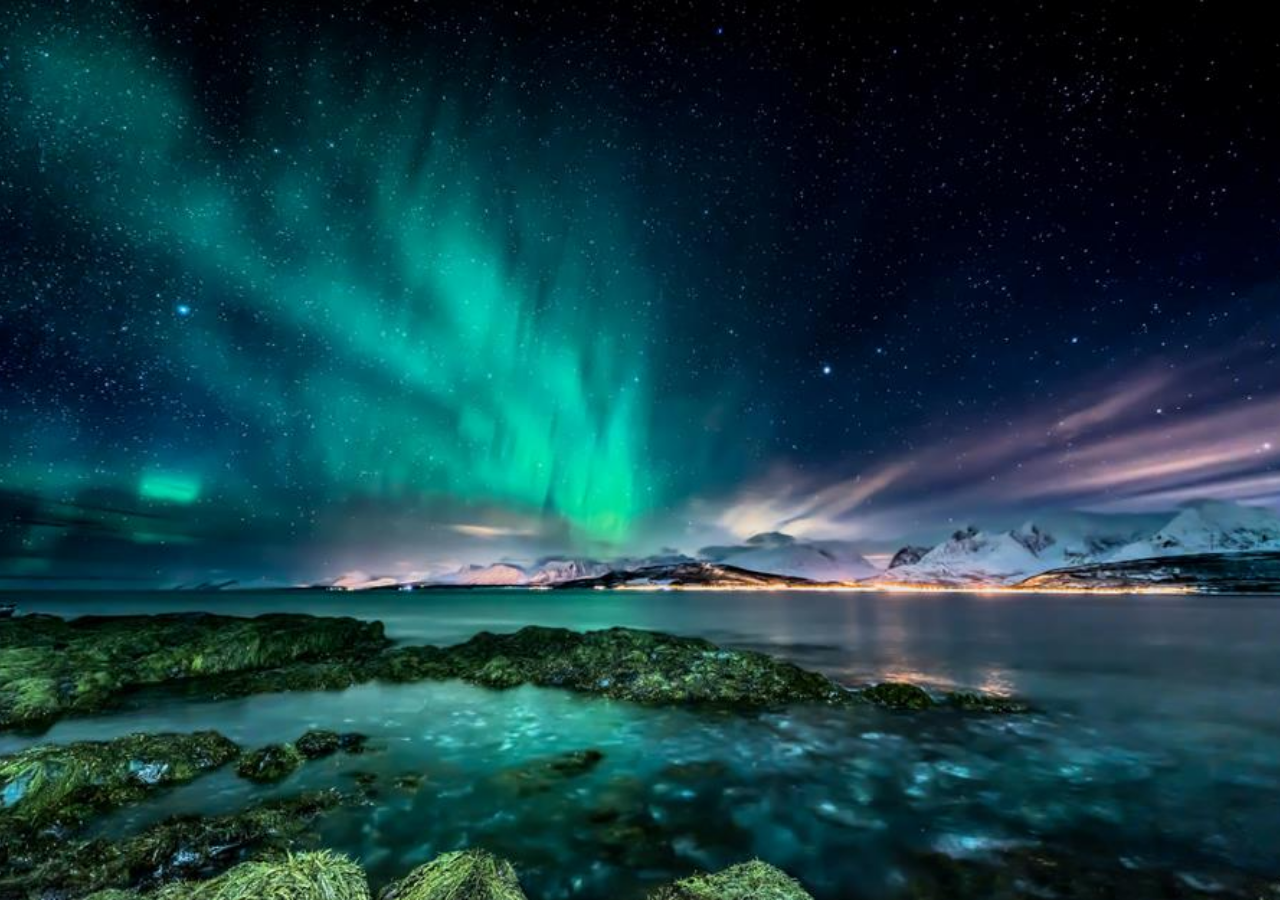
<file: project/Clip_path_animation/index.html>
<!DOCTYPE html>
<html lang="en">
<head>
    <meta charset="UTF-8">
    <meta name="viewport" content="width=device-width, initial-scale=1.0">
    <title>CSS Clip path animation</title>
    <link rel="stylesheet" href="style.css">
</head>
<body>

    <div class="container"></div>
    
</body>
<script src="index.js"></script>
</html>
</file>
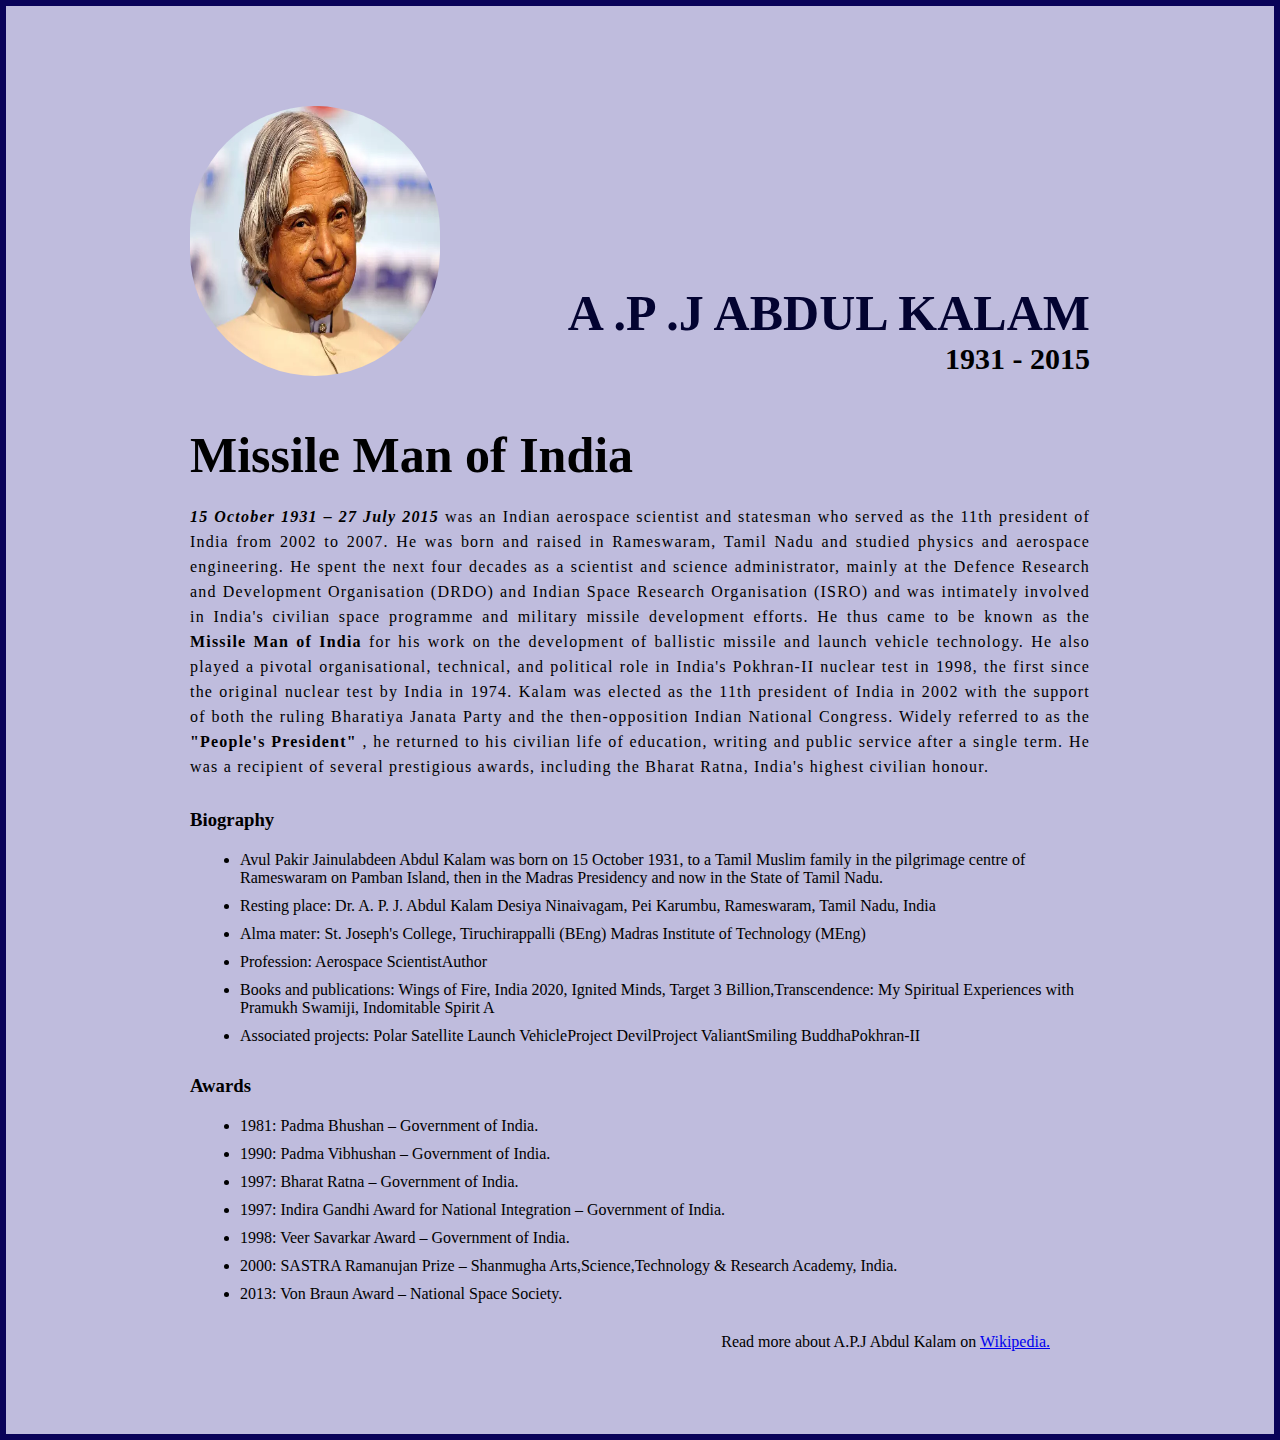
<file: tribute_website.html>
<!DOCTYPE html>
<html lang="en">
<head>
    <meta charset="UTF-8">
    <meta http-equiv="X-UA-Compatible" content="IE=edge">
    <meta name="viewport" content="width=device-width, initial-scale=1.0">
    <title>The Tribute Website | A.P.J Abdul Kalam</title>
    <link rel="stylesheet" href="style.css">
</head>
<body>
    <div class="container">
        <div class="content">
            <section class="top_section">
                <div class="image_container">
                    <img src="img.webp" alt="tribute">

                </div>
                <div>
                    <h1>A .P .J Abdul Kalam</h1>
                    <h4>1931 - 2015</h4>
                </div>
            </section>
            <section class="about_section">
                <h2>Missile Man of India</h2>
                <p> <em><b>15 October 1931 – 27 July 2015 </b></em> was an Indian aerospace scientist and statesman who served as the 11th president of India from 2002 to 2007. He was born and raised in Rameswaram, Tamil Nadu and studied physics and aerospace engineering. He spent the next four decades as a scientist and science administrator, mainly at the Defence Research and Development Organisation (DRDO) and Indian Space Research Organisation (ISRO) and was intimately involved in India's civilian space programme and military missile development efforts. He thus came to be known as the <strong>Missile Man of India</strong> for his work on the development of ballistic missile and launch vehicle technology. He also played a pivotal organisational, technical, and political role in India's Pokhran-II nuclear test in 1998, the first since the original nuclear test by India in 1974.
                    Kalam was elected as the 11th president of India in 2002 with the support of both the ruling Bharatiya Janata Party and the then-opposition Indian National Congress. Widely referred to as the <strong>"People's President"</strong> , he returned to his civilian life of education, writing and public service after a single term. He was a recipient of several prestigious awards, including the Bharat Ratna, India's highest civilian honour.


                     </p>

            </section>
            <section class="biography_section">
                <h3>Biography</h3>
                <ul>
                    <li>
                        Avul Pakir Jainulabdeen Abdul Kalam was born on 15 October 1931, to a Tamil Muslim family in the pilgrimage centre of Rameswaram on Pamban Island, then in the Madras Presidency and now in the State of Tamil Nadu.
                    </li>
                    <li>
                        Resting place:	Dr. A. P. J. Abdul Kalam Desiya Ninaivagam, Pei Karumbu, Rameswaram, Tamil Nadu, India
                    </li>
                    <li>
                        		
                       Alma mater:  St. Joseph's College, Tiruchirappalli (BEng)
                       Madras Institute of Technology (MEng)
 
                    </li>
                    <li>
                        Profession:	 
                        Aerospace ScientistAuthor
                    </li>
                    <li>
                        Books and publications:

                        Wings of Fire, India 2020, Ignited Minds, Target 3 Billion,Transcendence: My Spiritual Experiences with Pramukh Swamiji, Indomitable Spirit
A
                    </li>
                    <li>
                        Associated projects:
                        Polar Satellite Launch VehicleProject DevilProject ValiantSmiling BuddhaPokhran-II

                    </li>

                </ul>
            </section>
            <section class="Awards">
                <h3>Awards</h3>
                <ul>
                    <li>1981: Padma Bhushan – Government of India.</li>
                    <li>1990: Padma Vibhushan – Government of India.</li>
                    <li>1997: Bharat Ratna – Government of India.</li>
                    <li>1997: Indira Gandhi Award for National Integration – Government of India.</li>
                    <li>1998: Veer Savarkar Award – Government of India.</li>
                    <li>2000: SASTRA Ramanujan Prize – Shanmugha Arts,Science,Technology & Research Academy, India.</li>
                    <li>2013: Von Braun Award – National Space Society.</li>
                </ul>

            </section>
            <footer><p>Read more about A.P.J Abdul Kalam on <a href="https://www.britannica.com/biography/A-P-J-Abdul-Kalam">Wikipedia.</a></p></footer>
        </div>
    </div>
</body>
</html>
</file>
<file: project/Clip_path_animation/style.css>
*{
    margin: 0;
    padding: 0;
    box-sizing: border-box;
    font-family: 'Segoe UI', Tahoma, Geneva, Verdana, sans-serif;
}

body{
    background-color: black;

}
.container{
    position: relative;
    width: 100%;
    height: 100vh;
    background:url(img.jpg) no-repeat center ;
    background-size: cover;
    clip-path: circle(200px at var(--1) var(--2));
}
</file>
<file: style.css>
*{
    margin: 0px;
    padding: 0px;
    box-sizing: border-box;
}
.container{
    width: 100%;
    min-height: 160vh;
    background-color: rgb(191, 188, 221);
    border: 6px solid rgb(10, 3, 89);
}
.content{
    max-width: 900px;
    margin: 0 auto;
}
.top_section{
    margin-top: 100px;
    display: flex;
    justify-content: space-between;
    align-items: flex-end;
}
.top_section h1{
    font-size: 50px;
    font-weight: bold;
    color: rgb(3, 3, 49);
    text-transform: uppercase;

}
.top_section h4{
    text-align: end;
    font-size: 30px;
}
.image_container{
    border-radius: 150px;
    overflow: hidden;
}

.image_container,img{
    width: 250px;
    height: 270px;
}
.about_section{
    margin-top: 50px;

}
.about_section h2{
    font-size: 50px;
    font-weight: 200px;
    margin-bottom: 20px;
}
.about_section p{
    font-size: 16px;
    line-height: 25px;
    letter-spacing: 1.2px;
    text-align: justify;
}
.biography_section{
    margin-top: 30px;
}
.biography_section h3{
    margin-bottom: 20px;
}
.biography_section ul{
    margin-left: 50px;
}

.biography_section li{
    margin-bottom: 10px;
}
.Awards{
    margin-top: 30px;
}
.Awards h3{
    margin-bottom: 20px;
}
.Awards ul{
    margin-left: 50px;
}

.Awards li{
    margin-bottom: 10px;
}
footer{
    margin: 30px 40px;
}
footer p{
    text-align:end ;
}
</file>
